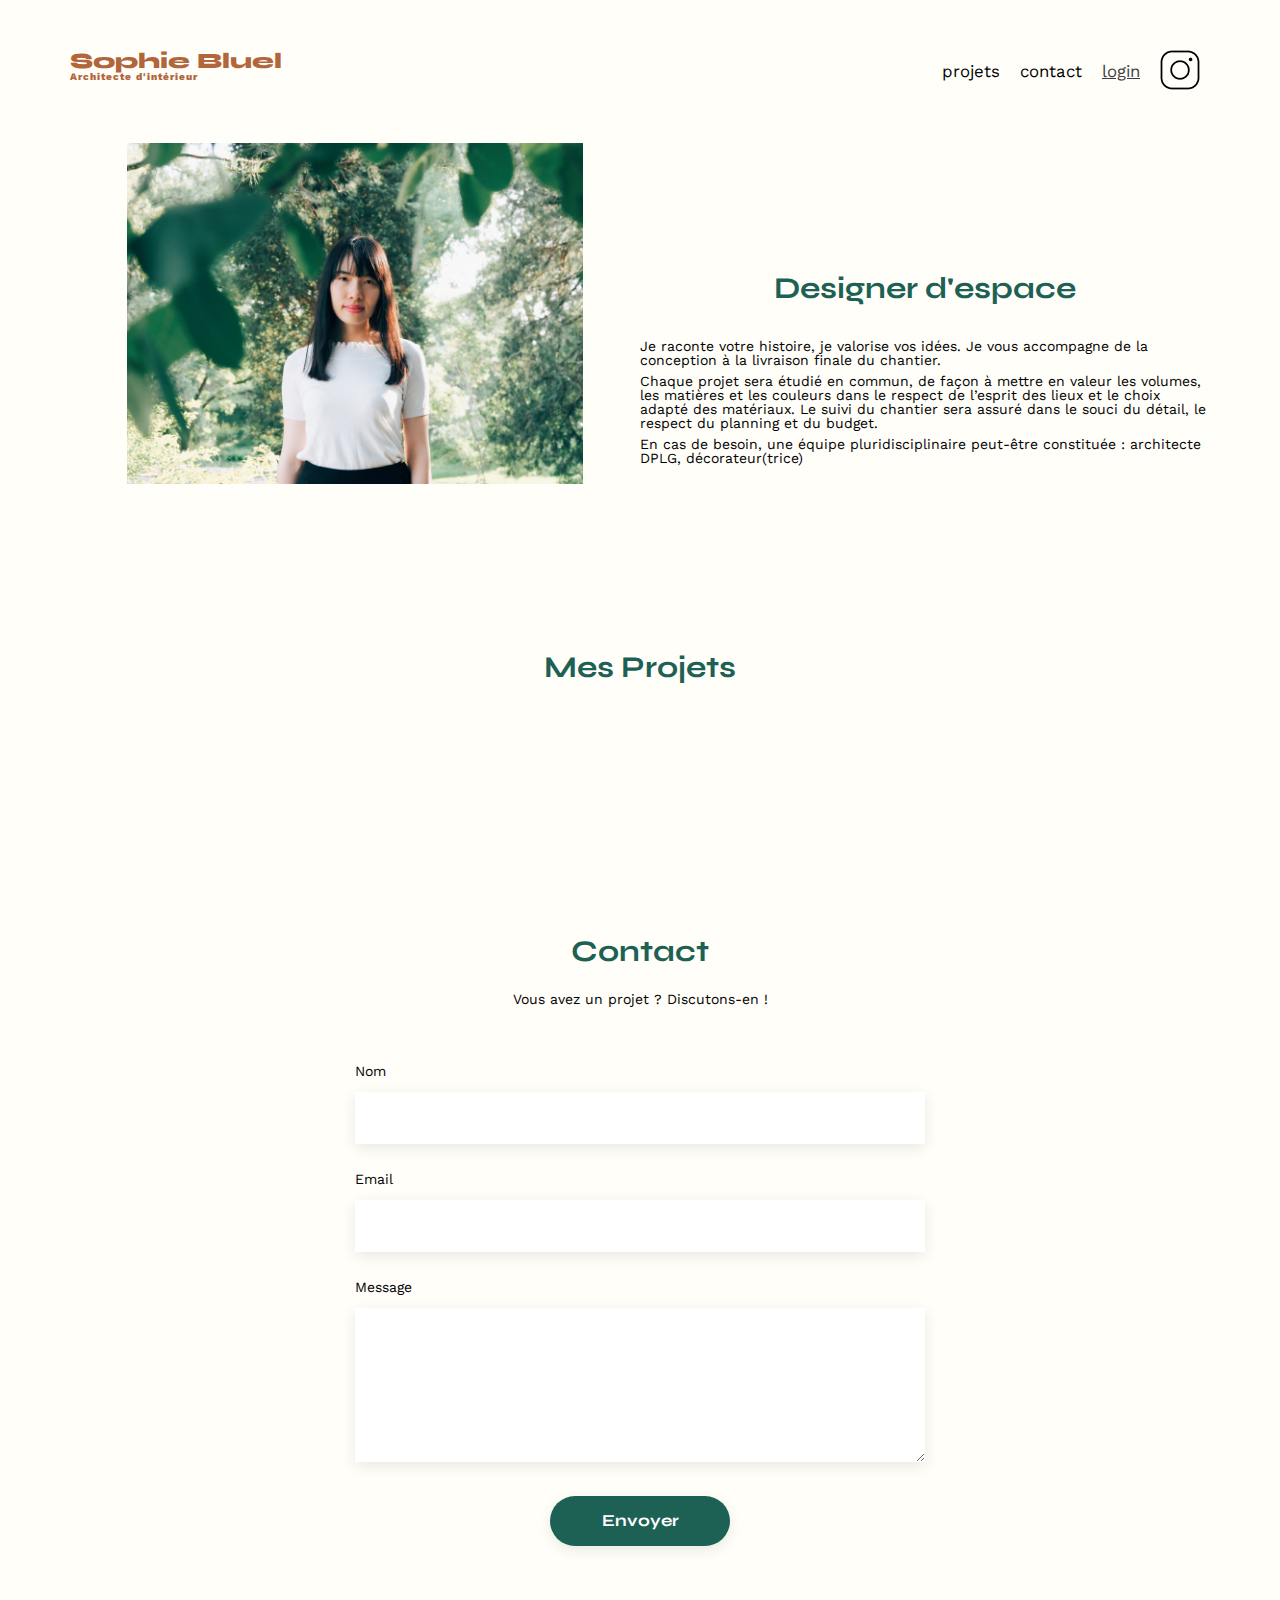
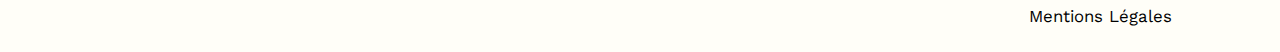
<file: FrontEnd/index.html>
<!DOCTYPE html>
<html lang="fr">
  <head>
    <meta charset="UTF-8" />
    <title>Sophie Bluel - Architecte d'intérieur</title>
    <meta name="viewport" content="width=device-width, initial-scale=1.0" />
    <link rel="preconnect" href="https://fonts.googleapis.com" />
    <link rel="preconnect" href="https://fonts.gstatic.com" crossorigin />
    <link
      href="https://fonts.googleapis.com/css2?family=Syne:wght@700;800&family=Work+Sans&display=swap"
      rel="stylesheet"
    />
    <link
      rel="stylesheet"
      href="https://cdnjs.cloudflare.com/ajax/libs/font-awesome/6.2.1/css/all.min.css"
      integrity="sha512-MV7K8+y+gLIBoVD59lQIYicR65iaqukzvf/nwasF0nqhPay5w/9lJmVM2hMDcnK1OnMGCdVK+iQrJ7lzPJQd1w=="
      crossorigin="anonymous"
      referrerpolicy="no-referrer"
    />
    <meta name="description" content="" />
    <link rel="stylesheet" href="./assets/style.css" />
  </head>

  <body>
    <div class="top-bar-container"></div>
    <div class="mainModal"></div>
    <header>
      <h1>Sophie Bluel <span>Architecte d'intérieur</span></h1>
      <nav>
        <ul>
          <li>projets</li>
          <li>contact</li>
          <li class="auth-button"><a href="./login.html">login</a></li>
          <li><img src="./assets/icons/instagram.png" alt="Instagram" /></li>
        </ul>
      </nav>
    </header>
    <main>
      <section id="introduction">
        <figure>
          <img src="./assets/images/sophie-bluel.png" alt="" />
        </figure>
        <article>
          <h2>Designer d'espace</h2>
          <p>
            Je raconte votre histoire, je valorise vos idées. Je vous accompagne
            de la conception à la livraison finale du chantier.
          </p>
          <p>
            Chaque projet sera étudié en commun, de façon à mettre en valeur les
            volumes, les matières et les couleurs dans le respect de l’esprit
            des lieux et le choix adapté des matériaux. Le suivi du chantier
            sera assuré dans le souci du détail, le respect du planning et du
            budget.
          </p>
          <p>
            En cas de besoin, une équipe pluridisciplinaire peut-être constituée
            : architecte DPLG, décorateur(trice)
          </p>
        </article>
      </section>
      <section id="portfolio">
        <h2>Mes Projets</h2>
        <div class="filters"></div>
        <div class="gallery"></div>
      </section>
      <section id="contact">
        <h2>Contact</h2>
        <p>Vous avez un projet ? Discutons-en !</p>
        <form action="#" method="post">
          <label for="name">Nom</label>
          <input type="text" name="name" id="name" />
          <label for="email">Email</label>
          <input type="email" name="email" id="email" />
          <label for="message">Message</label>
          <textarea name="message" id="message" cols="30" rows="10"></textarea>
          <input type="submit" value="Envoyer" />
        </form>
      </section>
    </main>

    <footer>
      <nav>
        <ul>
          <li>Mentions Légales</li>
        </ul>
      </nav>
    </footer>
  </body>
  <script src="./script.js"></script>
</html>
</file>
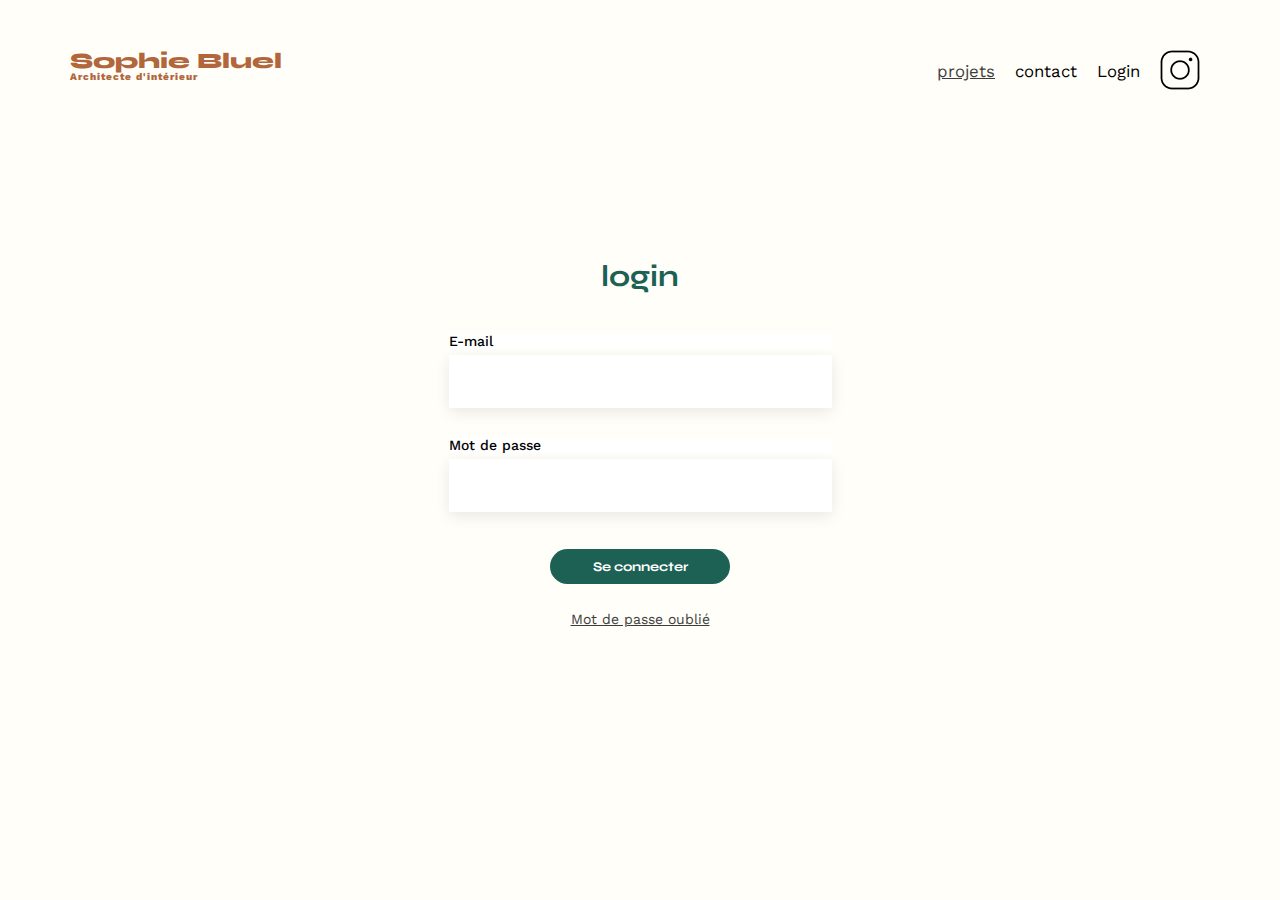
<file: FrontEnd/login.html>
<!DOCTYPE html>
<html lang="fr">
  <head>
    <meta charset="UTF-8" />
    <title>Sophie Bluel - Architecte d'intérieur</title>
    <meta name="viewport" content="width=device-width, initial-scale=1.0" />
    <link rel="preconnect" href="https://fonts.googleapis.com" />
    <link rel="preconnect" href="https://fonts.gstatic.com" crossorigin />
    <link
      href="https://fonts.googleapis.com/css2?family=Syne:wght@700;800&family=Work+Sans&display=swap"
      rel="stylesheet"
    />
    <meta name="description" content="" />
    <link rel="stylesheet" href="./assets/style.css" />
  </head>
  <body>
    <header>
      <h1>Sophie Bluel <span>Architecte d'intérieur</span></h1>
      <nav>
        <ul>
          <li><a href="./index.html">projets</a></li>
          <li>contact</li>
          <li>Login</li>
          <li><img src="./assets/icons/instagram.png" alt="Instagram" /></li>
        </ul>
      </nav>
    </header>
    <main>
      <h2>login</h2>
      <form action="" method="get" class="form-login">
        <div class="form-input">
          <label for="email">E-mail</label>
          <input type="email" name="email" id="email" required />
        </div>
        <div class="form-input">
          <label for="password">Mot de passe</label>
          <input type="password" name="password" id="password" required />
        </div>
        <div class="form-button">
          <input type="submit" value="Se connecter" />
        </div>
        <a href="#">Mot de passe oublié</a>
      </form>
    </main>
  </body>
  <script src="./login.js"></script>
</html>
</file>
<file: FrontEnd/assets/style.css>
/* http://meyerweb.com/eric/tools/css/reset/
   v2.0 | 20110126
   License: none (public domain)
*/

html,
body,
div,
span,
applet,
object,
iframe,
h1,
h2,
h3,
h4,
h5,
h6,
p,
blockquote,
pre,
a,
abbr,
acronym,
address,
big,
cite,
code,
del,
dfn,
em,
img,
ins,
kbd,
q,
s,
samp,
small,
strike,
strong,
sub,
sup,
tt,
var,
b,
u,
i,
center,
dl,
dt,
dd,
ol,
ul,
li,
fieldset,
form,
label,
legend,
table,
caption,
tbody,
tfoot,
thead,
tr,
th,
td,
article,
aside,
canvas,
details,
embed,
figure,
figcaption,
footer,
header,
hgroup,
menu,
nav,
output,
ruby,
section,
summary,
time,
mark,
audio,
video {
  margin: 0;
  padding: 0;
  border: 0;
  font-size: 100%;
  font: inherit;
  vertical-align: baseline;
}
/* HTML5 display-role reset for older browsers */
article,
aside,
details,
figcaption,
figure,
footer,
header,
hgroup,
menu,
nav,
section {
  display: block;
}
body {
  line-height: 1;
}
ol,
ul {
  list-style: none;
}
blockquote,
q {
  quotes: none;
}
blockquote:before,
blockquote:after,
q:before,
q:after {
  content: "";
  content: none;
}
table {
  border-collapse: collapse;
  border-spacing: 0;
}
/** end reset css**/
body {
  max-width: 1140px;
  margin: 0 auto;
  font-family: "Work Sans";
  font-size: 14px;
  background-color: #fffef8;
}
header {
  display: flex;
  justify-content: space-between;
  margin: 50px 0;
}
.top-bar-container {
  width: 100%;
  height: auto;
}
.top-bar-edition {
  width: 100%;
  height: 59px;
  background-color: black;
  display: flex;
  justify-content: center;
  align-items: center;
}
.fa-pen-to-square {
  padding-right: 10px;
}
.edition-btn {
  color: white;
  text-decoration: none;
}
.containerModal {
  display: flex;
  justify-content: center;
  align-items: center;
  position: fixed;
  top: 0;
  left: 0;
  width: 100%;
  height: 100%;
  background-color: rgba(0, 0, 0, 0.3);
}

.modalContent {
  width: 630px;
  height: 688px;
  border-radius: 10px;
  background-color: rgba(255, 255, 255, 1);
  display: flex;
  flex-direction: column;
  align-items: center;
  justify-content: space-around;
  position: relative;
}
.fa-xmark {
  position: absolute;
  top: 24px;
  right: 24px;
  font-size: 20px;
  cursor: pointer;
}
.titleModal {
  color: black;
  font-family: work sans;
  font-weight: 400;
  font-size: 26px;
  line-height: 30px;
  align-items: center;
}
.modalWorksContainer {
  display: flex;
  align-items: center;
  flex-wrap: wrap;
  width: 80%;
  margin: 0 auto;
}
.modalWork {
  position: relative;
  width: 20%;
  padding: 10px;
  box-sizing: border-box;
}
.modalWork i {
  position: absolute;
  top: 15px;
  right: 15px;
}
.modalWork img {
  width: 100%;
  height: 102px;
}

.fa-trash-can {
  display: flex;
  justify-content: center;
  align-items: center;
  width: 17px;
  height: 17px;
  color: white;
  border-radius: 2px;
  background-color: black;
  position: absolute;
  cursor: pointer;
}

.barModal {
  border-top: 1px solid;
  color: rgba(179, 179, 179, 1);
  width: 420px;
}

.addphoto {
  background-color: rgba(29, 97, 84, 1);
  color: white;
  font-family: syne;
  font-weight: 700;
  font-size: 14px;
  width: 237px;
  height: 36px;
  border-radius: 60px;
  border: none;
  cursor: pointer;
}

.containerModalPhoto {
  display: flex;
  flex-direction: column;
  align-items: center;
  justify-content: space-around;
  width: 630px;
  height: 688px;
  border-radius: 10px;
  background-color: rgba(255, 255, 255, 1);
  position: relative;
}
.modalAddPhoto {
  width: 630px;
  height: 688px;
  border-radius: 10px;
  background-color: rgba(255, 255, 255, 1);
  display: flex;
  flex-direction: column;
  align-items: center;
  justify-content: space-around;
  position: absolute;
}
.fa-arrow-left {
  position: absolute;
  top: 24px;
  left: 24px;
  font-size: 20px;
  cursor: pointer;
}
.fa-xmark {
  position: absolute;
  top: 24px;
  right: 24px;
  font-size: 20px;
  cursor: pointer;
}
.add {
  color: black;
  font-family: work sans;
  font-weight: 400;
  font-size: 26px;
  line-height: 30px;
  padding: 0;
}
.previewPhoto {
  display: flex;
  flex-direction: column;
  align-items: center;
}
.containerFile {
  background-color: rgba(232, 241, 246, 1);
  border-radius: 3px;
  width: 420px;
  height: 169px;
  display: flex;
  flex-direction: column;
  align-items: center;
  margin-top: -51px;
}
.fa-image {
  color: rgba(185, 197, 204, 1);
  height: 59px;
  padding-top: 20px;
  padding-bottom: 30px;
  font-size: 80px;
}
.file {
  display: flex;
  justify-content: center;
  align-items: center;
  width: 173px;
  height: 36px;
  background-color: rgba(203, 214, 220, 1);
  border-radius: 50px;
  color: rgba(48, 102, 133, 1);
  cursor: pointer;
}
.containerFile p {
  font-size: 10px;
  line-height: 11px;
  margin-top: 5px;
}
input#file {
  display: none;
}
.fileLabel {
  width: 100%;
  height: 100%;
  display: flex;
  justify-content: center;
}
.preview {
  display: none;
  max-width: 100%;
  height: 100%;
}
.previewActif {
  display: block;
  max-width: 100%;
  height: 100%;
  object-fit: contain;
}

.textCategory {
  margin-top: 30px;
}
input#title {
  display: flex;
  flex-direction: column;
  box-shadow: 0px 4px 14px 0px rgba(0, 0, 0, 0.09);
  height: 51px;
  border: none;
  width: 420px;
  margin-top: 10px;
  margin-bottom: 20px;
}
select#category {
  display: flex;
  box-shadow: 0px 4px 14px 0px rgba(0, 0, 0, 0.09);
  height: 51px;
  border: none;
  width: 420px;
  margin-top: 10px;
  padding: 10px;
  cursor: pointer;
}

.validate {
  background-color: rgba(167, 167, 167, 1);
  color: white;
  font-family: syne;
  font-weight: 700;
  font-size: 14px;
  width: 237px;
  height: 36px;
  border-radius: 60px;
  border: none;
  cursor: pointer;
}

.validateActif {
  background-color: rgba(29, 97, 84, 1);
  color: white;
  font-family: syne;
  font-weight: 700;
  font-size: 14px;
  width: 237px;
  height: 36px;
  border-radius: 60px;
  border: none;
  cursor: pointer;
}
section {
  margin: 50px 0;
}

h1 {
  display: flex;
  flex-direction: column;
  font-family: "Syne";
  font-size: 22px;
  font-weight: 800;
  color: #b1663c;
}

h1 > span {
  font-family: "Work Sans";
  font-size: 10px;
  letter-spacing: 0.1em;
}

h2 {
  font-family: "Syne";
  font-weight: 700;
  font-size: 30px;
  color: #1d6154;
}
nav ul {
  display: flex;
  align-items: center;
  list-style-type: none;
}
nav li {
  padding: 0 10px;
  font-size: 1.2em;
}

li:hover {
  color: #b1663c;
}
#introduction {
  display: flex;
  align-items: center;
}
#introduction figure {
  flex: 1;
}
#introduction img {
  display: block;
  margin: auto;
  width: 80%;
}

#introduction article {
  flex: 1;
}
#introduction h2 {
  margin-bottom: 1em;
}

#introduction p {
  margin-bottom: 0.5em;
}
#portfolio h2 {
  text-align: center;
  margin-bottom: 1em;
}

.modif_button {
  margin-left: 30px;
  text-decoration: none;
  font-family: work sans;
  font-size: 14px;
  line-height: 16px;
}

.filters {
  display: flex;
  align-items: center;
  justify-content: center;
  margin-bottom: 50px;
}
.filters button {
  color: rgba(29, 97, 84, 1);
  background-color: white;
  height: 37px;
  border: solid 1px rgba(29, 97, 84, 1);
  border-radius: 60px;
  margin-top: 13px;
  margin-left: 13px;
  font-family: "Syne";
  font-weight: 700;
  font-size: 16px;
  line-height: 19px;
  padding: 10px 13px;
}

.filters button:focus {
  color: white;
  background-color: rgba(29, 97, 84, 1);
}

.gallery {
  width: 100%;
  display: grid;
  grid-template-columns: 1fr 1fr 1fr;
  grid-column-gap: 20px;
  grid-row-gap: 20px;
}

.gallery img {
  width: 100%;
}
#contact {
  width: 50%;
  margin: auto;
}
#contact > * {
  text-align: center;
}
#contact h2 {
  margin-bottom: 20px;
}
#contact form {
  text-align: left;
  margin-top: 30px;
  display: flex;
  flex-direction: column;
}

#contact input {
  height: 50px;
  font-size: 1.2em;
  border: none;
  box-shadow: 0px 4px 14px rgba(0, 0, 0, 0.09);
}
#contact label {
  margin: 2em 0 1em 0;
}
#contact textarea {
  border: none;
  box-shadow: 0px 4px 14px rgba(0, 0, 0, 0.09);
}

input[type="submit"] {
  font-family: "Syne";
  font-weight: 700;
  color: white;
  background-color: #1d6154;
  margin: 2em auto;
  width: 180px;
  text-align: center;
  border-radius: 60px;
}

footer nav ul {
  display: flex;
  justify-content: flex-end;
  margin: 2em;
}

/* login page */

h2 {
  text-align: center;
  height: 36px;
  margin-bottom: 37px;
  padding-top: 118px;
  color: #1d6154;
}

.form-login {
  display: flex;
  flex-direction: column;
  align-items: center;
}
.form-input {
  margin-bottom: 30px;
}
.form-input label {
  display: flex;
  flex-direction: column;
  background: #ffffff;
  height: 16px;
  font-family: Work Sans;
  font-weight: 500;
  font-size: 14px;
  margin-bottom: 5px;
}

.form-input input {
  border: none;
  box-shadow: 0px 4px 14px rgba(0, 0, 0, 0.09);
  width: 379px;
  height: 51px;
}

.form-button {
  border-radius: 60px;
  color: #3d3d3d;
  font-weight: 500;
}
.form-login input[type="submit"] {
  margin-top: 7px;
  margin-bottom: 28px;
  border: unset;
  padding: 10px 38px 9px 39px;
  cursor: pointer;
}

a {
  color: #3d3d3d;
  cursor: pointer;
}
</file>
